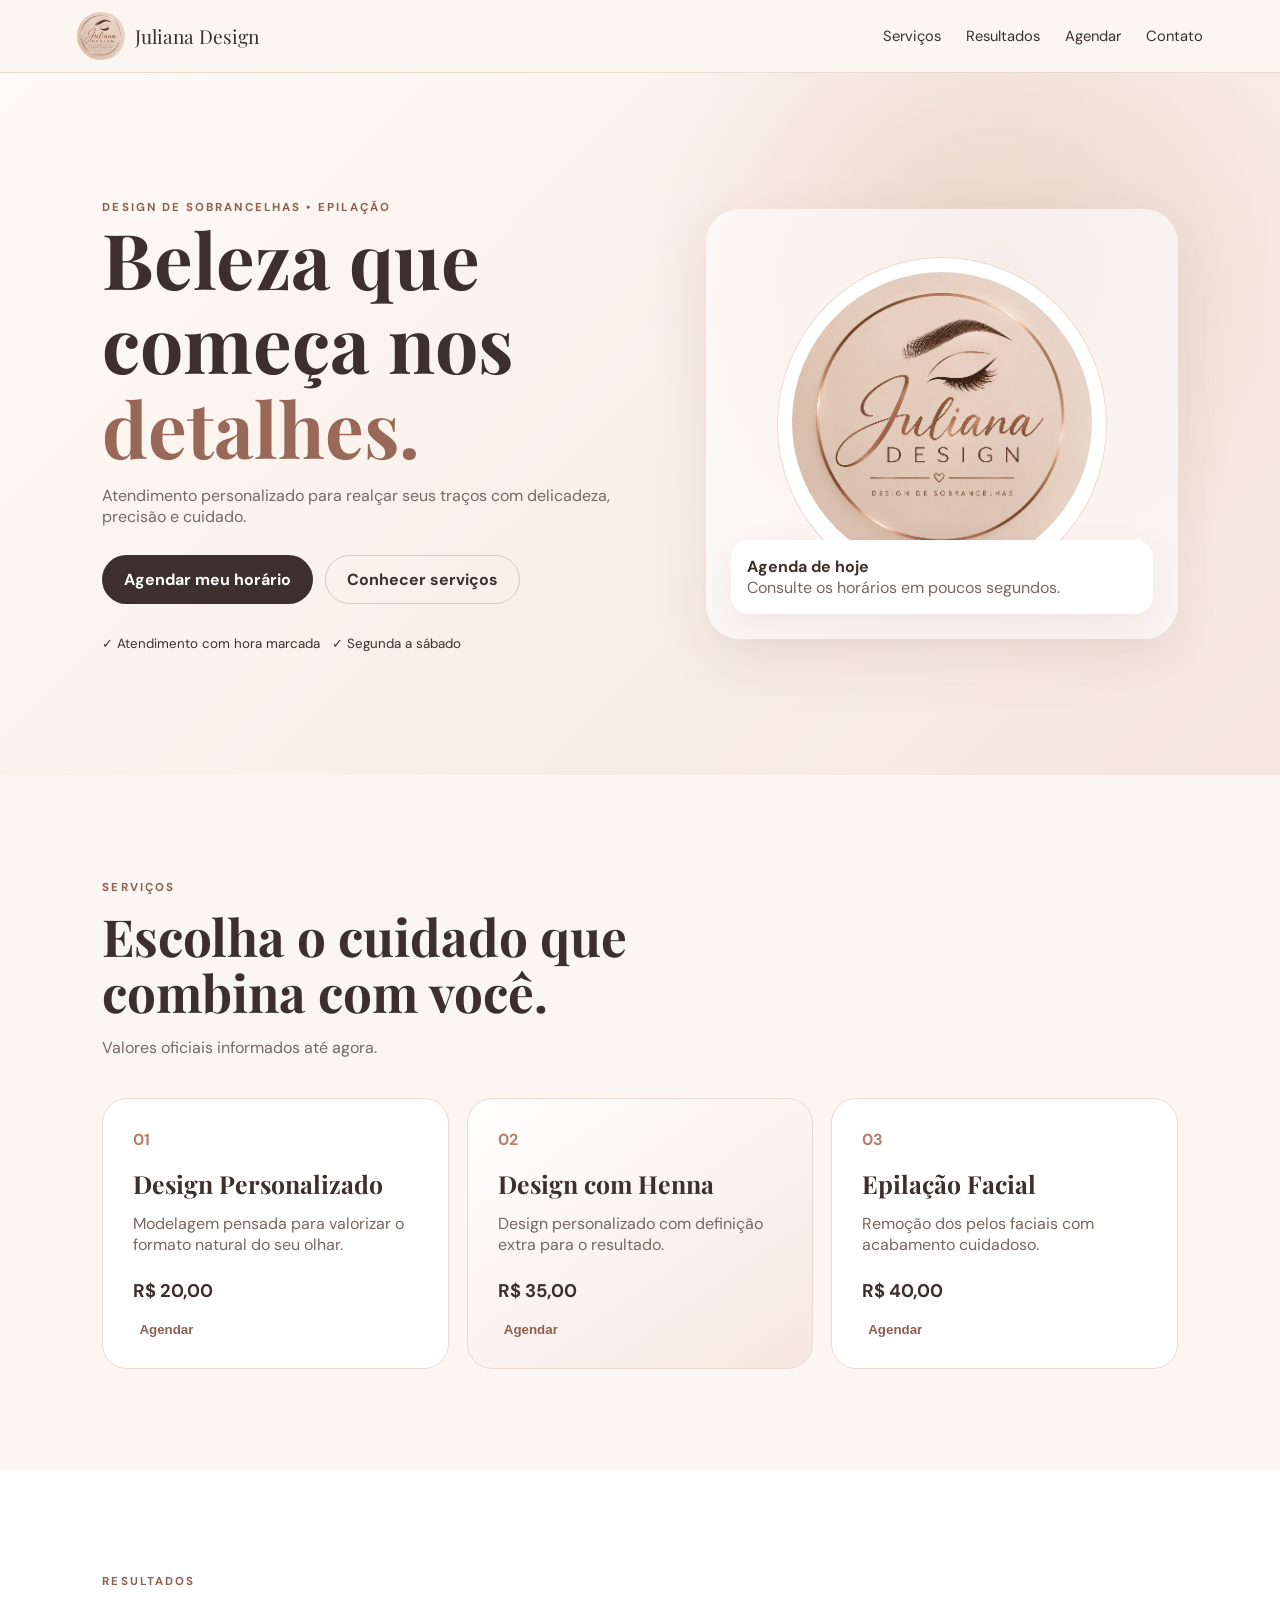
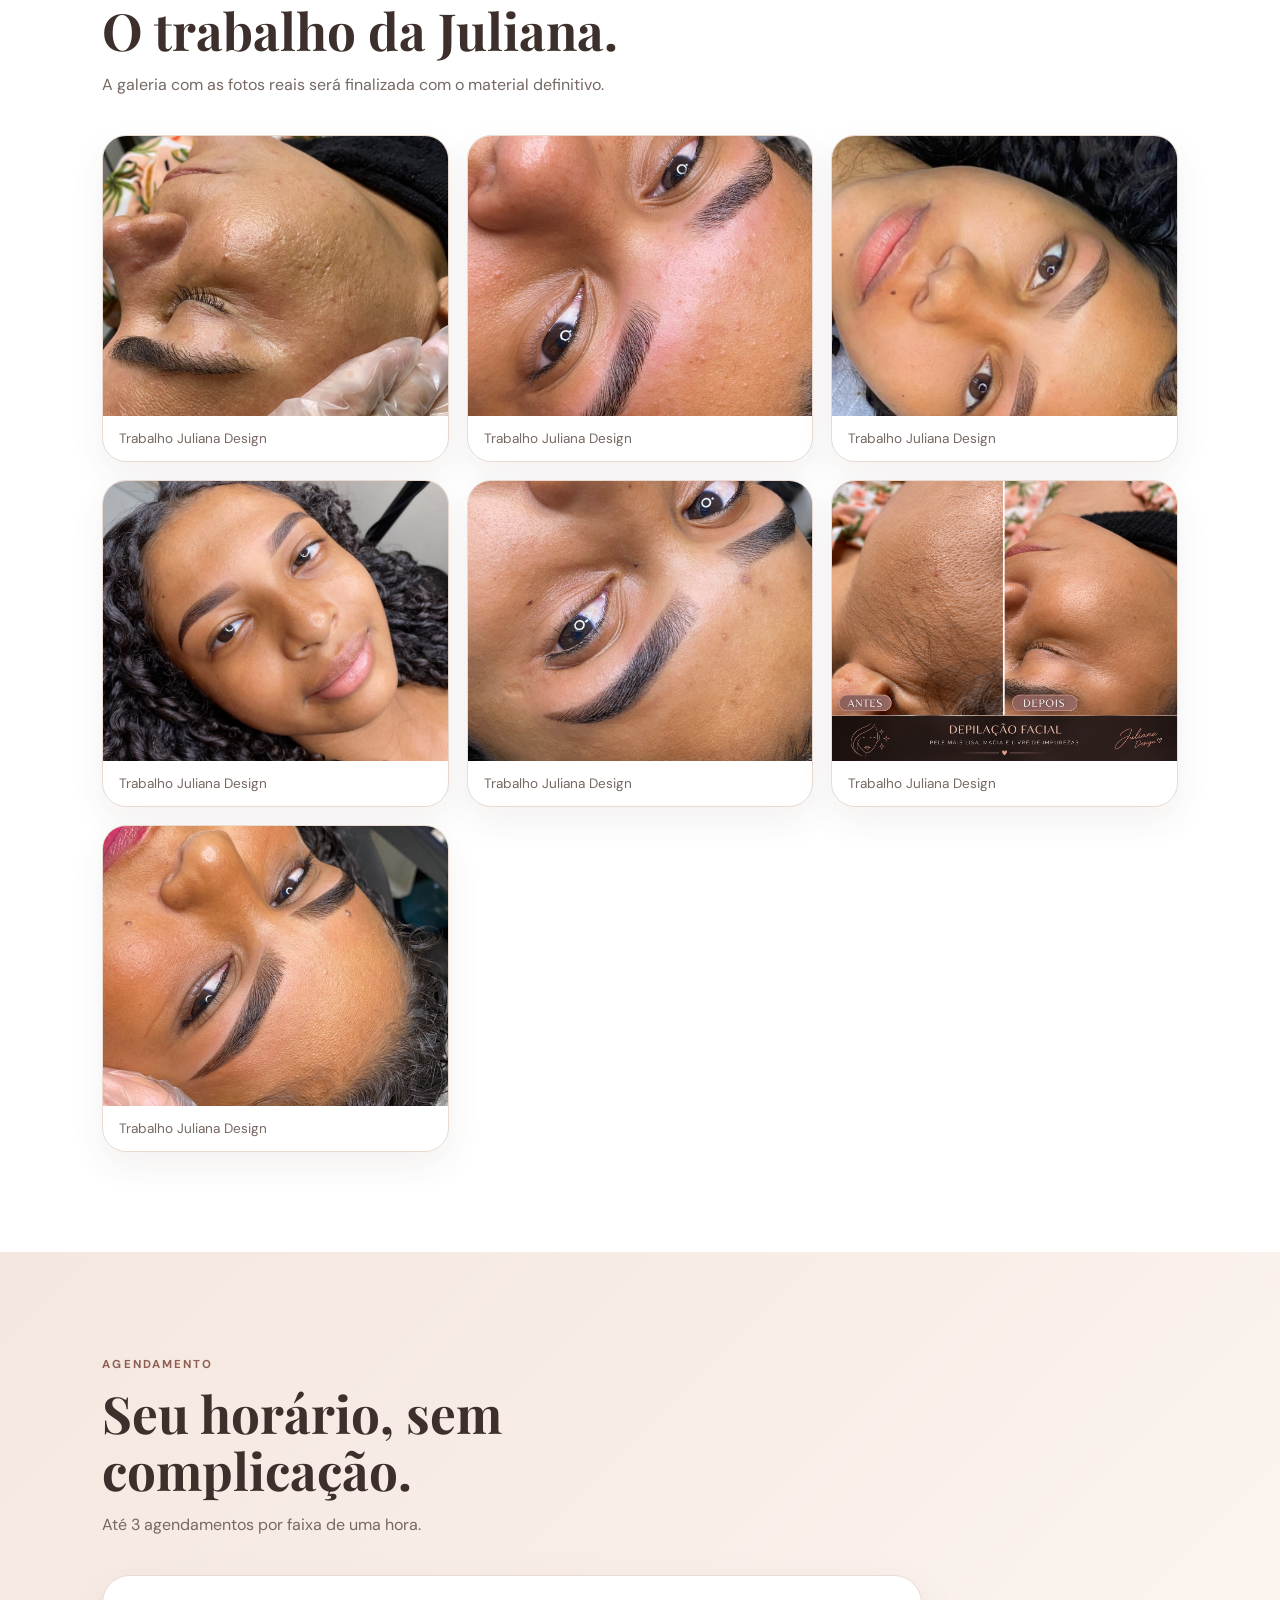
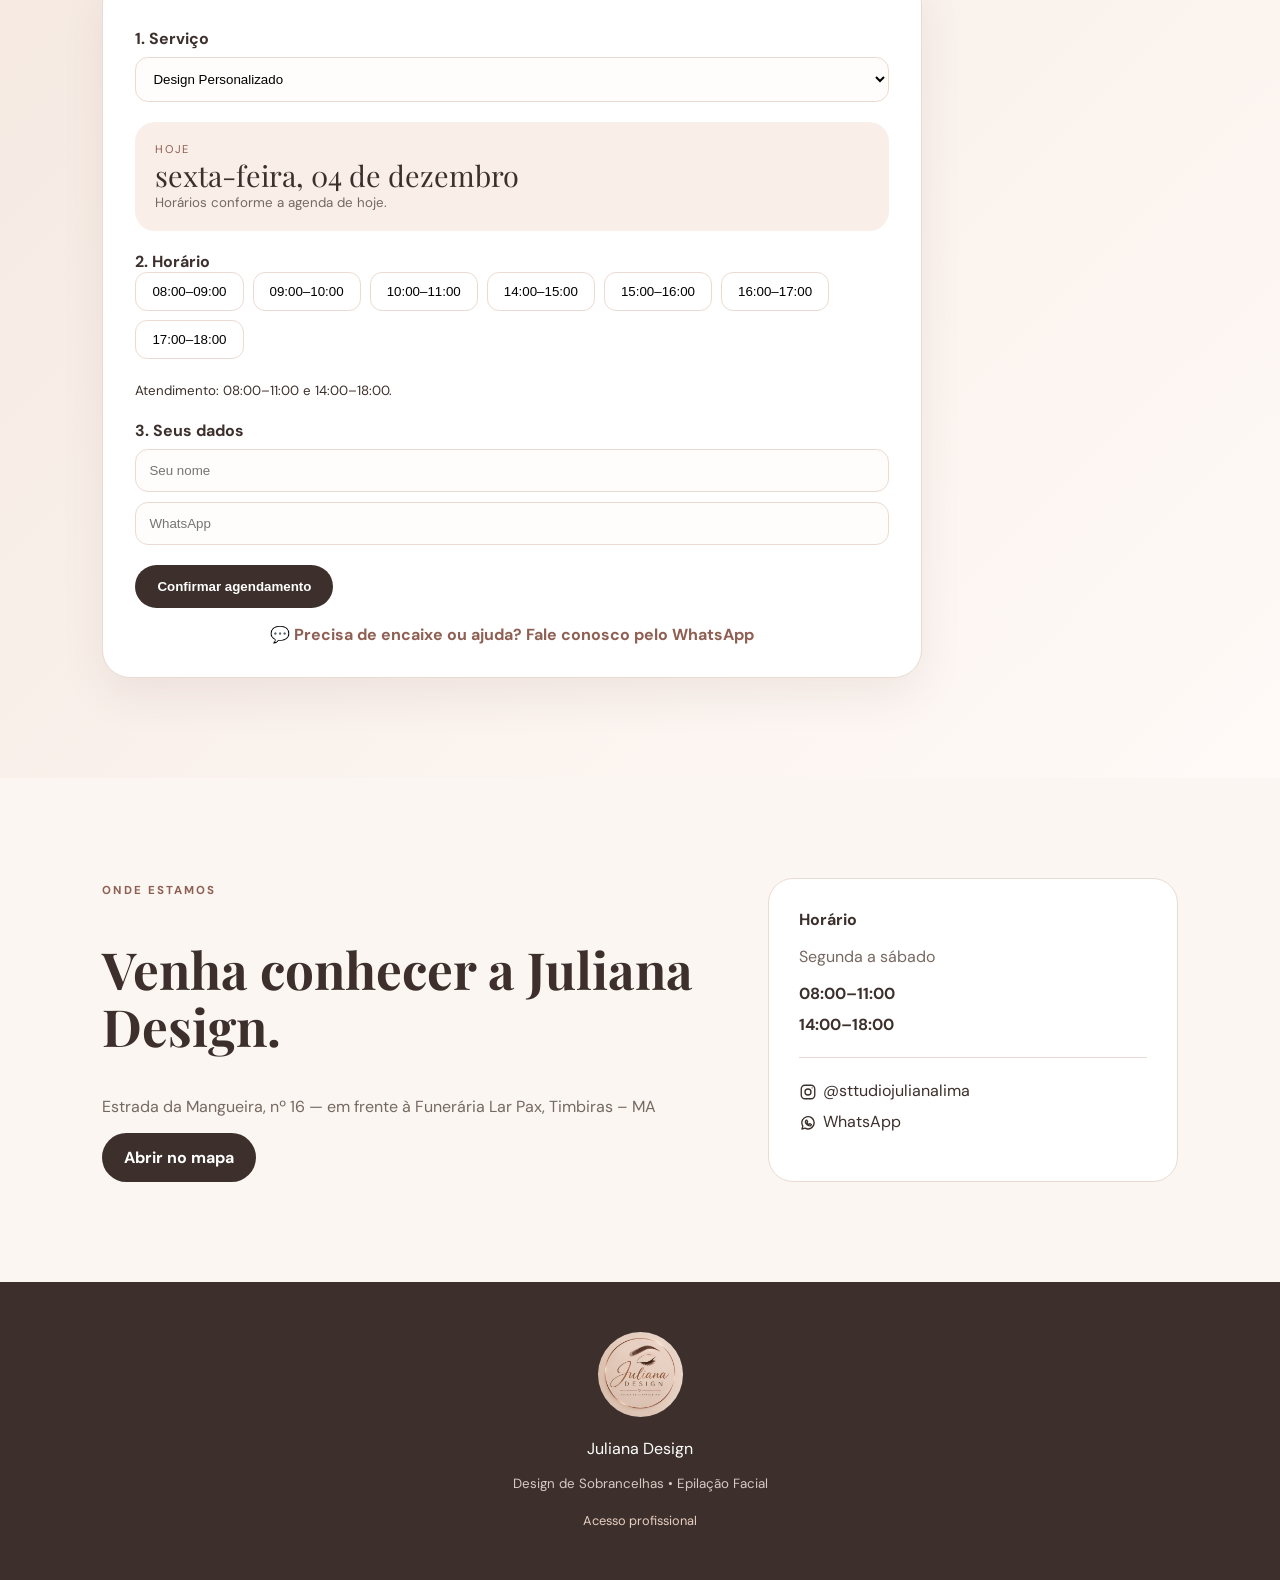
<file: index.html>
<!doctype html><html lang="pt-BR"><head><meta charset="utf-8"><meta name="viewport" content="width=device-width,initial-scale=1"><title>Juliana Design</title><link rel="preconnect" href="https://fonts.googleapis.com"><link rel="preconnect" href="https://fonts.gstatic.com" crossorigin><link href="https://fonts.googleapis.com/css2?family=DM+Sans:wght@400;500;600;700&family=Playfair+Display:wght@500;600&display=swap" rel="stylesheet"><link rel="stylesheet" href="style.css"></head><body>
<header><a class="brand" href="#inicio"><img src="assets/logo.png" alt="Juliana Design"><span>Juliana Design</span></a><nav><a href="#servicos">Serviços</a><a href="#resultados">Resultados</a><a href="#agendar">Agendar</a><a href="#contato">Contato</a></nav></header>
<main>
<section class="hero" id="inicio"><div><span class="eyebrow">DESIGN DE SOBRANCELHAS • EPILAÇÃO</span><h1>Beleza que começa nos <em>detalhes.</em></h1><p>Atendimento personalizado para realçar seus traços com delicadeza, precisão e cuidado.</p><div class="actions"><a class="btn primary" href="#agendar">Agendar meu horário</a><a class="btn ghost" href="#servicos">Conhecer serviços</a></div><small>✓ Atendimento com hora marcada &nbsp; ✓ Segunda a sábado</small></div><div class="hero-art"><div class="logo-ring"><img src="assets/logo.png" alt="Logo"></div><div class="float"><b>Agenda de hoje</b><span>Consulte os horários em poucos segundos.</span></div></div></section>
<section class="section" id="servicos"><div class="head"><span class="eyebrow">SERVIÇOS</span><h2>Escolha o cuidado que combina com você.</h2><p>Valores oficiais informados até agora.</p></div><div class="grid">
<article class="card"><span>01</span><h3>Design Personalizado</h3><p>Modelagem pensada para valorizar o formato natural do seu olhar.</p><b>R$ 20,00</b><button data-service="Design Personalizado">Agendar</button></article>
<article class="card featured"><span>02</span><h3>Design com Henna</h3><p>Design personalizado com definição extra para o resultado.</p><b>R$ 35,00</b><button data-service="Design com Henna">Agendar</button></article>
<article class="card"><span>03</span><h3>Epilação Facial</h3><p>Remoção dos pelos faciais com acabamento cuidadoso.</p><b>R$ 40,00</b><button data-service="Epilação Facial">Agendar</button></article></div></section>
<section class="section white" id="resultados"><div class="head"><span class="eyebrow">RESULTADOS</span><h2>O trabalho da Juliana.</h2><p>A galeria com as fotos reais será finalizada com o material definitivo.</p></div><div class="photo-gallery"><figure class="photo-card"><img src="assets/trabalho-1.jpg" alt="Trabalho de sobrancelhas — Juliana Design"><figcaption>Trabalho Juliana Design</figcaption></figure><figure class="photo-card"><img src="assets/trabalho-2.jpg" alt="Trabalho de sobrancelhas — Juliana Design"><figcaption>Trabalho Juliana Design</figcaption></figure><figure class="photo-card"><img src="assets/trabalho-3.jpg" alt="Trabalho de sobrancelhas — Juliana Design"><figcaption>Trabalho Juliana Design</figcaption></figure><figure class="photo-card"><img src="assets/trabalho-4.jpg" alt="Trabalho de sobrancelhas — Juliana Design"><figcaption>Trabalho Juliana Design</figcaption></figure><figure class="photo-card"><img src="assets/trabalho-5.jpg" alt="Trabalho de sobrancelhas — Juliana Design"><figcaption>Trabalho Juliana Design</figcaption></figure><figure class="photo-card"><img src="assets/trabalho-6.png" alt="Trabalho de sobrancelhas — Juliana Design"><figcaption>Trabalho Juliana Design</figcaption></figure><figure class="photo-card"><img src="assets/trabalho-7.jpg" alt="Trabalho de sobrancelhas — Juliana Design"><figcaption>Trabalho Juliana Design</figcaption></figure></div></section>
<section class="section booking" id="agendar"><div class="head"><span class="eyebrow">AGENDAMENTO</span><h2>Seu horário, sem complicação.</h2><p>Até 3 agendamentos por faixa de uma hora.</p></div><div class="booking-card">
<label>1. Serviço<select id="service"><option>Design Personalizado</option><option>Design com Henna</option><option>Epilação Facial</option></select></label>
<div class="today"><span>HOJE</span><b id="today">...</b><small>Horários conforme a agenda de hoje.</small></div>
<label>2. Horário<div id="times" class="times"></div></label><small>Atendimento: 08:00–11:00 e 14:00–18:00.</small>
<label>3. Seus dados<input id="name" placeholder="Seu nome"><input id="phone" placeholder="WhatsApp"></label>
<button id="confirm" class="btn primary full">Confirmar agendamento</button><p id="status"></p>
<a class="contact" href="https://wa.me/5599985339175?text=Ol%C3%A1%2C%20gostaria%20de%20verificar%20um%20hor%C3%A1rio%20na%20Juliana%20Design." target="_blank">💬 Precisa de encaixe ou ajuda? Fale conosco pelo WhatsApp</a></div></section>
<section class="section contact-section" id="contato"><div><span class="eyebrow">ONDE ESTAMOS</span><h2>Venha conhecer a Juliana Design.</h2><p>Estrada da Mangueira, nº 16 — em frente à Funerária Lar Pax, Timbiras – MA</p><a class="btn primary" target="_blank" href="https://www.google.com/maps/search/?api=1&query=Estrada%20da%20Mangueira%2C%20n%C2%BA%2016%20%E2%80%94%20em%20frente%20%C3%A0%20Funer%C3%A1ria%20Lar%20Pax%2C%20Timbiras%20%E2%80%93%20MA">Abrir no mapa</a></div><div class="contact-card"><b>Horário</b><p>Segunda a sábado</p><strong>08:00–11:00</strong><strong>14:00–18:00</strong><hr><a target="_blank" rel="noopener noreferrer" href="https://www.instagram.com/sttudiojulianalima/"><svg width="18" height="18" viewBox="0 0 24 24" fill="none" stroke="currentColor" stroke-width="1.8" stroke-linecap="round" stroke-linejoin="round" aria-hidden="true" style="vertical-align:middle;margin-right:6px"><rect x="3" y="3" width="18" height="18" rx="5"/><circle cx="12" cy="12" r="4"/><circle cx="17.5" cy="6.5" r=".8" fill="currentColor" stroke="none"/></svg>@sttudiojulianalima</a><a target="_blank" rel="noopener noreferrer" href="https://wa.me/5599985339175"><svg width="18" height="18" viewBox="0 0 24 24" fill="none" stroke="currentColor" stroke-width="1.8" stroke-linecap="round" stroke-linejoin="round" aria-hidden="true" style="vertical-align:middle;margin-right:6px"><path d="M20.2 11.8a8.2 8.2 0 0 1-12.1 7.1L4 20l1.1-3.9a8.2 8.2 0 1 1 15.1-4.3Z"/><path d="M9.1 8.7c.3-.5.5-.5.8-.5h.4c.2 0 .4 0 .5.4l.7 1.6c.1.3.1.4-.1.6l-.6.7c-.2.2-.2.4 0 .7.4.7 1 1.3 1.8 1.7.3.2.5.2.7 0l.7-.8c.2-.2.4-.2.7-.1l1.4.7c.3.1.4.3.3.5-.1.7-.7 1.3-1.4 1.5-.7.2-1.6 0-2.7-.5-1.1-.5-2.1-1.4-2.9-2.4-.7-1-1.1-1.9-.9-2.6.2-.5.4-.9.7-1.1Z"/></svg>WhatsApp</a></div></section>
</main><footer><img src="assets/logo.png" alt=""><p>Juliana Design</p><small>Design de Sobrancelhas • Epilação Facial</small><a href="admin.html">Acesso profissional</a></footer><script src="script.js"></script></body></html>
</file>
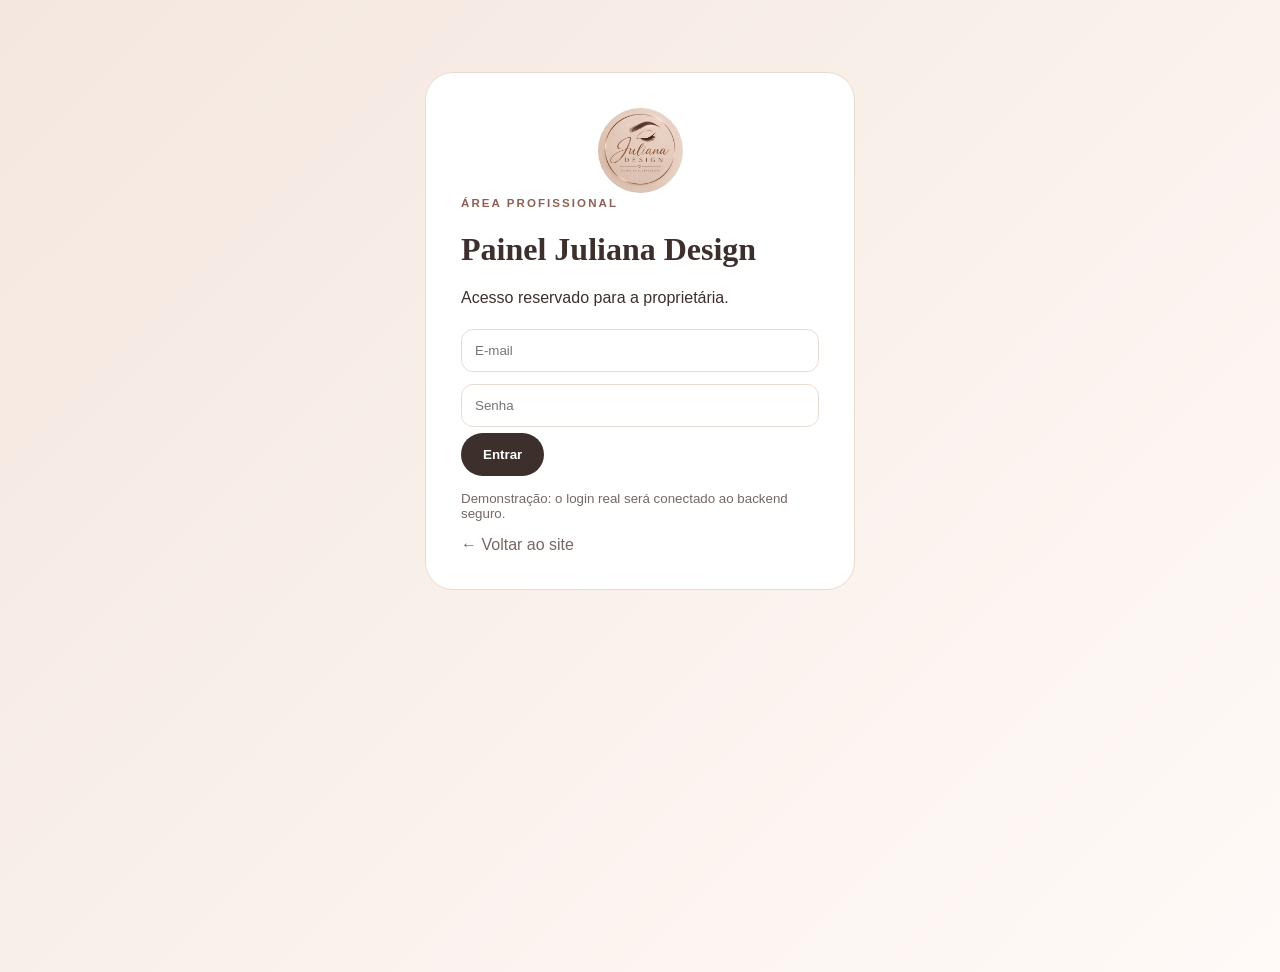
<file: admin.html>
<!doctype html><html lang="pt-BR"><head><meta charset="utf-8"><meta name="viewport" content="width=device-width,initial-scale=1"><title>Painel — Juliana Design</title><link rel="stylesheet" href="style.css"></head><body class="admin"><div class="login" id="login"><img src="assets/logo.png"><span class="eyebrow">ÁREA PROFISSIONAL</span><h1>Painel Juliana Design</h1><p>Acesso reservado para a proprietária.</p><input id="email" type="email" placeholder="E-mail"><input id="pass" type="password" placeholder="Senha"><button class="btn primary full" id="go">Entrar</button><small>Demonstração: o login real será conectado ao backend seguro.</small><a href="index.html">← Voltar ao site</a></div><div class="dashboard" id="dash" hidden><h1>Agenda de hoje</h1><div id="list"></div><button class="btn ghost" id="out">Sair</button></div><script>const l=document.getElementById('login'),d=document.getElementById('dash');document.getElementById('go').onclick=()=>{if(email.value&&pass.value){l.hidden=true;d.hidden=false;render()}else alert('Digite e-mail e senha.')};document.getElementById('out').onclick=()=>{d.hidden=true;l.hidden=false};function render(){const k='julianaBookings_'+new Date().toISOString().slice(0,10),a=JSON.parse(localStorage.getItem(k)||'[]');list.innerHTML=a.length?a.map(x=>`<div class="appt"><b>${x.time} — ${x.name}</b><br>${x.service}<br>WhatsApp: ${x.phone}</div>`).join(''):'<p>Nenhum agendamento salvo neste navegador.</p>'}</script></body></html>
</file>
<file: style.css>
*{box-sizing:border-box}html{scroll-behavior:smooth}body{margin:0;font-family:"DM Sans",sans-serif;color:#3d302c;background:#fbf6f1}a{text-decoration:none;color:inherit}header{position:sticky;top:0;z-index:10;display:flex;justify-content:space-between;align-items:center;padding:12px 6%;background:#fbf6f1ee;backdrop-filter:blur(14px);border-bottom:1px solid #eadbd2}.brand{display:flex;align-items:center;gap:10px;font:1.2rem "Playfair Display",serif}.brand img{width:48px;height:48px;border-radius:50%;object-fit:cover}nav{display:flex;gap:25px;font-size:.92rem}.hero{min-height:78vh;display:grid;grid-template-columns:1.08fr .92fr;gap:50px;align-items:center;padding:70px 8%;background:radial-gradient(circle at 78% 28%,#ead4ca,transparent 32%),linear-gradient(135deg,#fffaf6,#f4e6de)}h1,h2,h3{font-family:"Playfair Display",serif;line-height:1.1}.hero h1{font-size:clamp(3rem,6vw,5.5rem);margin:0}.hero h1 em{color:#9a6858;font-style:normal}.hero p,.head p{color:#766862}.eyebrow{color:#8e5f52;font-size:.72rem;font-weight:700;letter-spacing:.18em}.actions{display:flex;gap:12px;margin:28px 0}.btn{display:inline-flex;justify-content:center;align-items:center;padding:13px 21px;border-radius:999px;border:1px solid transparent;font-weight:700;cursor:pointer}.primary{background:#3d302c;color:#fff}.ghost{background:transparent;border-color:#d9c7bd}.hero-art{min-height:430px;border-radius:34px;display:grid;place-items:center;position:relative;background:#ffffff99;box-shadow:0 20px 55px #53382e18}.logo-ring{width:min(330px,75%);aspect-ratio:1;padding:14px;border-radius:50%;background:#fff;border:1px solid #eadbd2}.logo-ring img{width:100%;height:100%;border-radius:50%;object-fit:cover}.float{position:absolute;bottom:25px;left:25px;right:25px;padding:16px;border-radius:18px;background:#fff;box-shadow:0 12px 35px #53382e14}.float b,.float span{display:block}.float span{color:#766862}.section{padding:100px 8%}.head{max-width:700px;margin-bottom:40px}.head h2{font-size:clamp(2.2rem,4vw,3.6rem);margin:12px 0}.grid{display:grid;grid-template-columns:repeat(3,1fr);gap:18px}.card{padding:30px;border:1px solid #eadbd2;border-radius:25px;background:#fff;min-height:230px}.card.featured{background:linear-gradient(145deg,#fff,#f5e7df)}.card span{color:#b77e6b;font-weight:700}.card h3{font-size:1.55rem;margin:20px 0 10px}.card p{color:#766862;min-height:50px}.card b{font-size:1.15rem}.card button{display:block;margin-top:18px;border:0;background:transparent;color:#8e5f52;font-weight:700;cursor:pointer}.white{background:#fff}.place{display:grid;grid-template-columns:1fr 1fr;gap:18px}.place>div{min-height:280px;border:1px dashed #d9c7bd;border-radius:28px;display:grid;place-items:center;text-align:center;background:#fffaf7;padding:30px}.place b,.place small{display:block}.place small{color:#766862}.booking{background:linear-gradient(135deg,#f4e7df,#fffaf7)}.booking-card{max-width:820px;background:#fff;border:1px solid #eadbd2;border-radius:28px;padding:32px;box-shadow:0 18px 45px #53382e14}.booking-card label{display:block;font-weight:700;margin:20px 0}.booking-card select,.booking-card input{display:block;width:100%;padding:13px;border:1px solid #eadbd2;border-radius:13px;background:#fffdfb;margin-top:8px}.booking-card input+input{margin-top:10px}.today{padding:20px;border-radius:20px;background:#f9eee8}.today span,.today b,.today small{display:block}.today span{color:#8e5f52;font-size:.7rem;letter-spacing:.15em}.today b{font:1.8rem "Playfair Display",serif}.today small{color:#766862}.times{display:flex;flex-wrap:wrap;gap:9px}.time{padding:11px 16px;border-radius:12px;border:1px solid #eadbd2;background:#fff;cursor:pointer}.time.selected{background:#3d302c;color:#fff}.time.busy{opacity:.35;text-decoration:line-through}.contact{text-align:center;display:block;color:#8e5f52;margin-top:16px;font-weight:700}.contact-section{display:grid;grid-template-columns:1.2fr .8fr;gap:50px}.contact-section h2{font-size:3.2rem}.contact-section p{color:#766862}.contact-card{padding:30px;background:#fff;border:1px solid #eadbd2;border-radius:25px}.contact-card strong,.contact-card a{display:block;margin-top:10px}.contact-card hr{border:0;border-top:1px solid #eadbd2;margin:22px 0}footer{padding:50px 8%;background:#3d302c;color:#fff;text-align:center}footer img{width:85px;border-radius:50%}footer small{display:block;color:#d7c9c3}footer>a{display:inline-block;margin-top:20px;color:#e7cfc2;font-size:.8rem}.admin{min-height:100vh;background:linear-gradient(135deg,#f4e7df,#fffaf7)}.login{max-width:430px;margin:8vh auto;padding:35px;background:#fff;border:1px solid #eadbd2;border-radius:28px}.login img{width:85px;border-radius:50%;display:block;margin:auto}.login input{width:100%;padding:13px;margin:6px 0;border:1px solid #eadbd2;border-radius:12px}.login small,.login>a{display:block;margin-top:15px;color:#766862}.dashboard{max-width:850px;margin:8vh auto;padding:30px}.appt{background:#fff;border:1px solid #eadbd2;border-radius:16px;padding:18px;margin:10px 0}@media(max-width:800px){nav{display:none}.hero,.contact-section{grid-template-columns:1fr}.grid,.place{grid-template-columns:1fr}.section{padding:75px 6%}.hero{padding:55px 6%}.hero-art{min-height:340px}.contact-section h2{font-size:2.5rem}}
.photo-gallery{display:grid;grid-template-columns:repeat(3,1fr);gap:18px}.photo-card{margin:0;overflow:hidden;border-radius:24px;background:#fff;border:1px solid #eadbd2;box-shadow:0 14px 35px #53382e12}.photo-card img{display:block;width:100%;height:280px;object-fit:cover;transition:transform .35s ease}.photo-card:hover img{transform:scale(1.035)}.photo-card figcaption{padding:14px 16px;color:#766862;font-size:.85rem}@media(max-width:800px){.photo-gallery{grid-template-columns:1fr 1fr}.photo-card img{height:220px}}
</file>
